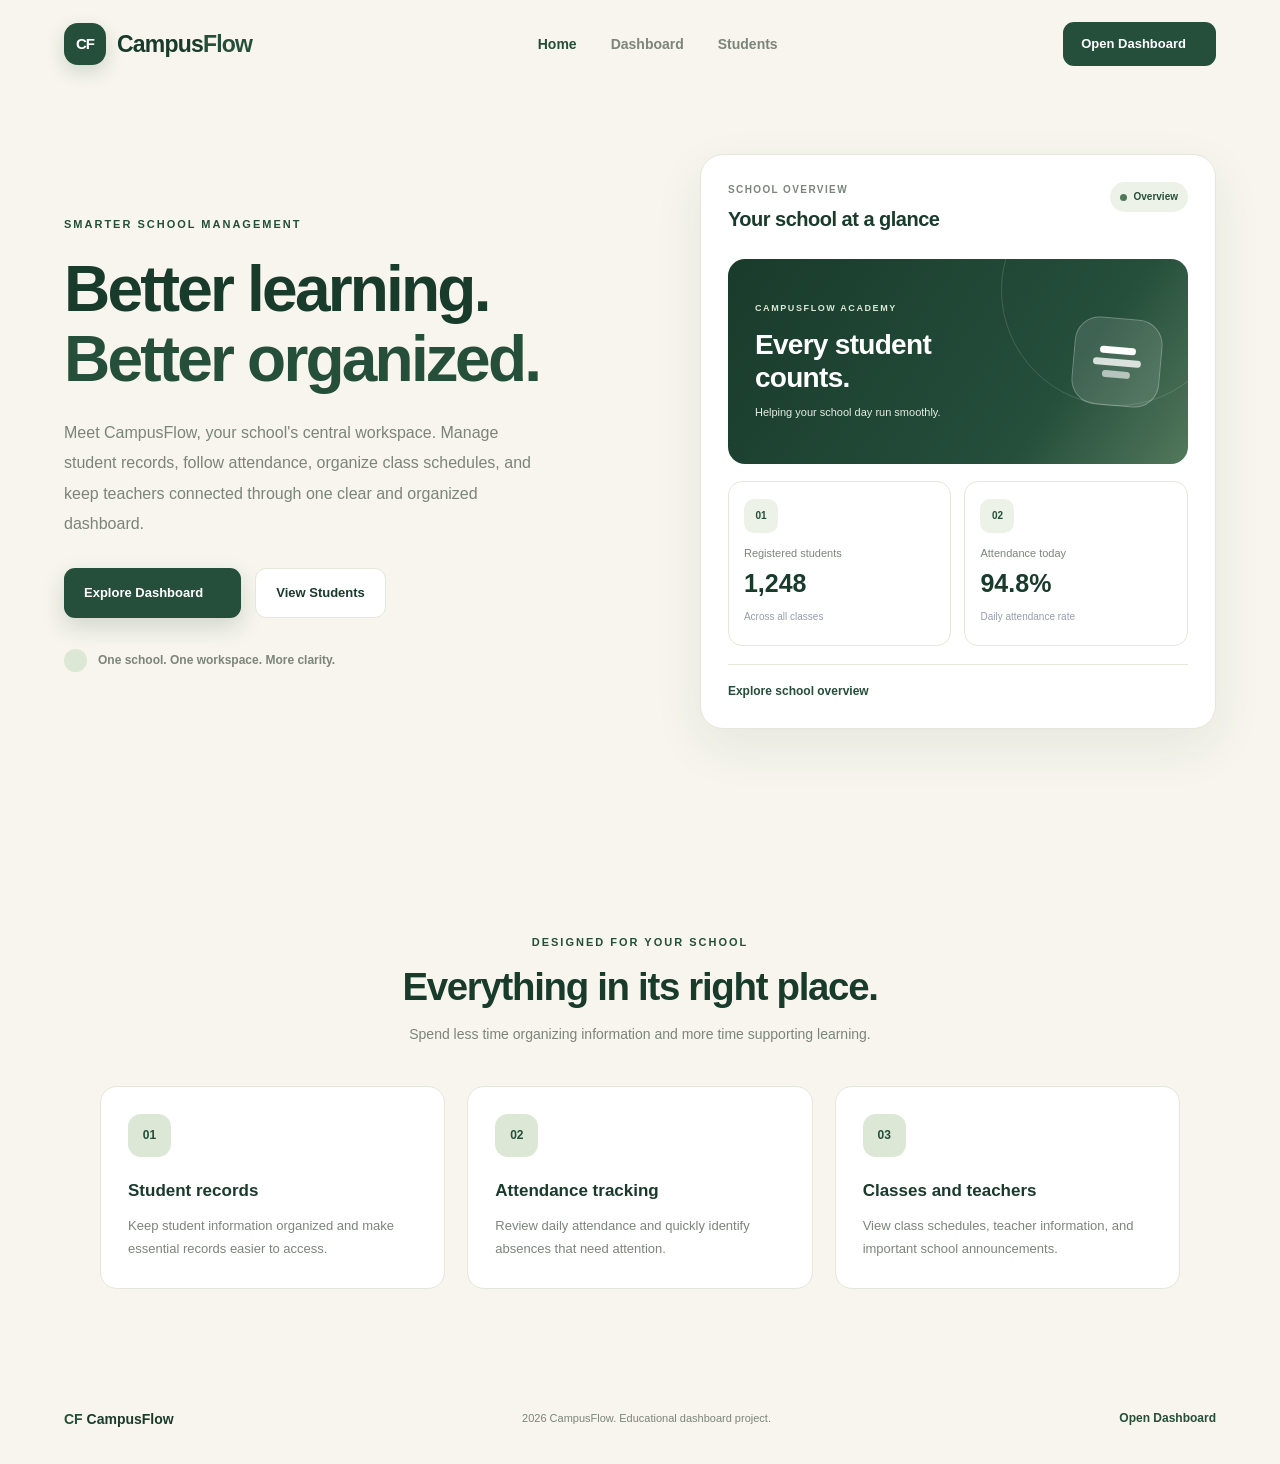
<file: index.html>
<!DOCTYPE html>
<html lang="en">
<head>
    <meta charset="UTF-8">
    <meta name="viewport" content="width=device-width, initial-scale=1.0">
    <meta name="description" content="CampusFlow school management system for students, teachers, classes, and attendance.">
    <title>CampusFlow | School Management</title>
    <link rel="stylesheet" href="style.css">
</head>

<body class="home-page">

    <header class="home-header">
        <a href="index.html" class="home-brand">
            <span class="brand-icon">CF</span>
            <span>Campus<span class="brand-light">Flow</span></span>
        </a>

        <nav class="home-nav">
            <a href="index.html" class="active">Home</a>
            <a href="dashboard.html">Dashboard</a>
            <a href="dashboard.html#students">Students</a>
        </nav>

        <a href="dashboard.html" class="header-button">
            Open Dashboard <span aria-hidden="true"></span>
        </a>
    </header>

    <main>
        <section class="home-content">

            <div class="welcome-text">
                <p class="welcome-label">SMARTER SCHOOL MANAGEMENT</p>

                <h1>
                    Better learning.<br>
                    <span>Better organized.</span>
                </h1>

                <p class="welcome-description">
                    Meet CampusFlow, your school's central workspace.
                    Manage student records, follow attendance, organize
                    class schedules, and keep teachers connected through
                    one clear and organized dashboard.
                </p>

                <div class="home-actions">
                    <a href="dashboard.html" class="dashboard-button">
                        Explore Dashboard <span aria-hidden="true"></span>
                    </a>

                    <a href="dashboard.html#students" class="secondary-button">
                        View Students
                    </a>
                </div>

                <div class="home-note">
                    <span class="note-check" aria-hidden="true"></span>
                    <span>One school. One workspace. More clarity.</span>
                </div>
            </div>

            <div class="welcome-card">

                <div class="card-top">
                    <div>
                        <p class="card-label">SCHOOL OVERVIEW</p>
                        <h2>Your school at a glance</h2>
                    </div>

                    <span class="live-indicator">
                        <span></span> Overview
                    </span>
                </div>

                <div class="school-highlight">
                    <div class="school-highlight-text">
                        <span class="highlight-label">CAMPUSFLOW ACADEMY</span>
                        <h3>Every student<br>counts.</h3>
                        <p>Helping your school day run smoothly.</p>
                    </div>

                    <div class="school-symbol" aria-hidden="true">
                        <span class="symbol-top"></span>
                        <span class="symbol-middle"></span>
                        <span class="symbol-bottom"></span>
                    </div>
                </div>

                <div class="preview-stats">
                    <div class="preview-box">
                        <span class="preview-icon blue" aria-hidden="true">01</span>
                        <p>Registered students</p>
                        <h3>1,248</h3>
                        <span class="preview-caption">Across all classes</span>
                    </div>

                    <div class="preview-box">
                        <span class="preview-icon green" aria-hidden="true">02</span>
                        <p>Attendance today</p>
                        <h3>94.8%</h3>
                        <span class="preview-caption">Daily attendance rate</span>
                    </div>
                </div>

                <a href="dashboard.html" class="preview-link">
                    Explore school overview <span aria-hidden="true"></span>
                </a>
            </div>

        </section>

        <section class="home-features">
            <div class="feature-heading">
                <p class="welcome-label">DESIGNED FOR YOUR SCHOOL</p>
                <h2>Everything in its right place.</h2>
                <p>Spend less time organizing information and more time supporting learning.</p>
            </div>

            <div class="feature-grid">
                <article class="feature-card">
                    <span class="feature-icon" aria-hidden="true">01</span>
                    <h3>Student records</h3>
                    <p>Keep student information organized and make essential records easier to access.</p>
                </article>

                <article class="feature-card">
                    <span class="feature-icon" aria-hidden="true">02</span>
                    <h3>Attendance tracking</h3>
                    <p>Review daily attendance and quickly identify absences that need attention.</p>
                </article>

                <article class="feature-card">
                    <span class="feature-icon" aria-hidden="true">03</span>
                    <h3>Classes and teachers</h3>
                    <p>View class schedules, teacher information, and important school announcements.</p>
                </article>
            </div>
        </section>
    </main>

    <footer class="home-footer">
        <a href="index.html" class="footer-brand">CF <span>CampusFlow</span></a>
        <p>2026 CampusFlow. Educational dashboard project.</p>
        <a href="dashboard.html">Open Dashboard <span aria-hidden="true"></span></a>
    </footer>

</body>
</html>
</file>
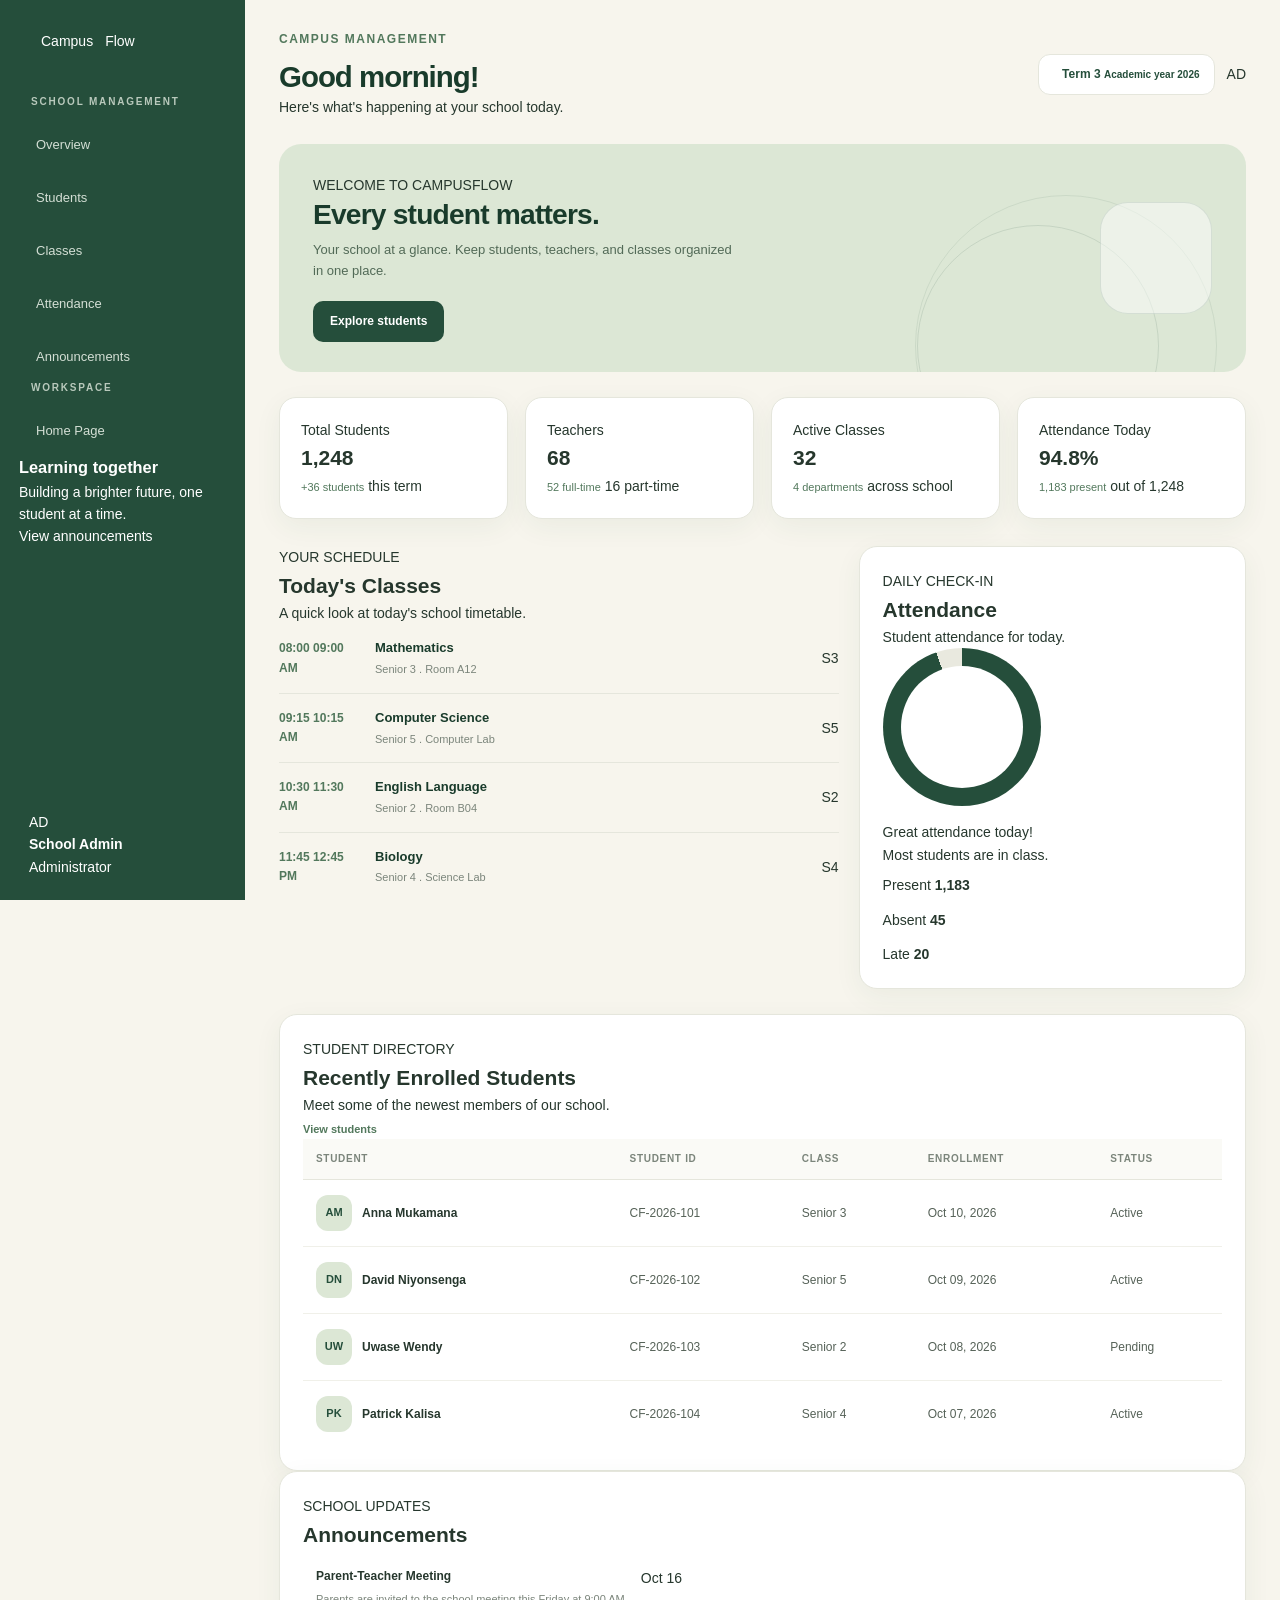
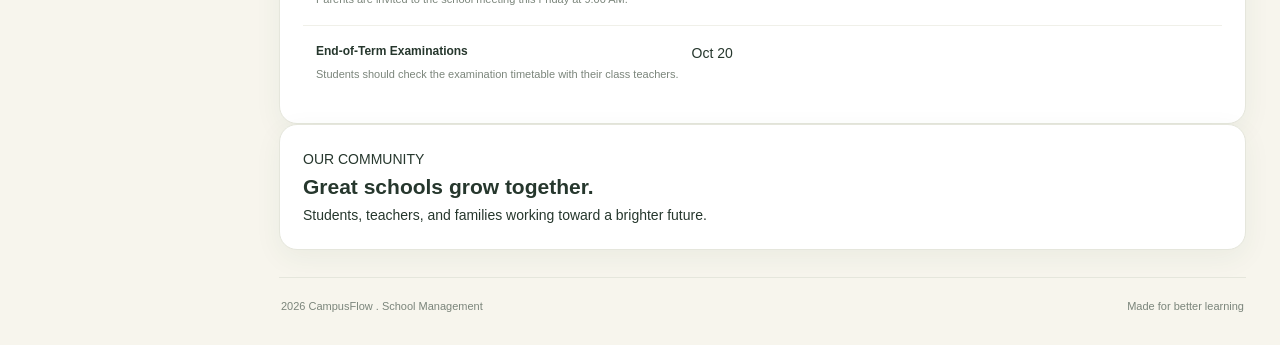
<file: dashboard.html>
<!DOCTYPE html>
<html lang="en">
<head>
    <meta charset="UTF-8">
    <meta name="viewport" content="width=device-width, initial-scale=1.0">
    <title>CampusFlow | School Dashboard</title>
    <link rel="stylesheet" href="dashboard.css">
</head>
<body class="dashboard-page">

    <div class="dashboard-layout">

        <aside class="sidebar">
            <a href="index.html" class="brand">
                <span class="brand-icon"></span>
                Campus<span class="brand-light">Flow</span>
            </a>

            <p class="sidebar-label">SCHOOL MANAGEMENT</p>

            <nav class="sidebar-nav">
                <a href="#overview" class="nav-link selected">
                    <span class="nav-icon"></span> Overview
                </a>
                <a href="#students" class="nav-link">
                    <span class="nav-icon"></span> Students
                </a>
                <a href="#classes" class="nav-link">
                    <span class="nav-icon"></span> Classes
                </a>
                <a href="#attendance" class="nav-link">
                    <span class="nav-icon"></span> Attendance
                </a>
                <a href="#announcements" class="nav-link">
                    <span class="nav-icon"></span> Announcements
                </a>
            </nav>

            
<p class="sidebar-label settings-label">WORKSPACE</p>

<nav class="sidebar-nav">
    <a href="index.html" class="nav-link">
        <span class="nav-icon"></span> Home Page
    </a>
</nav>


            <div class="sidebar-help">
                <div class="help-icon"></div>
                <h3>Learning together</h3>
                <p>Building a brighter future, one student at a time.</p>
                <a href="#announcements">View announcements </a>
            </div>

            <div class="sidebar-bottom">
                <div class="profile-avatar">AD</div>
                <div class="profile-info">
                    <strong>School Admin</strong>
                    <p>Administrator</p>
                </div>
                <span class="profile-menu"></span>
            </div>
        </aside>

        <main class="dashboard-main" id="overview">

            <header class="dashboard-header">
                <div class="welcome">
                    <p class="eyebrow">CAMPUS MANAGEMENT</p>
                    <h1>Good morning! <span class="wave"></span></h1>
                    <p class="welcome-text">
                        Here's what's happening at your school today.
                    </p>
                </div>

                <div class="header-actions">
                    <div class="school-term">
                        <span></span>
                        <div>
                            <strong>Term 3</strong>
                            <small>Academic year 2026</small>
                        </div>
                    </div>
                    <div class="header-avatar">AD</div>
                </div>
            </header>

            <section class="welcome-banner">
                <div>
                    <span class="banner-tag">WELCOME TO CAMPUSFLOW</span>
                    <h2>Every student matters.</h2>
                    <p>
                        Your school at a glance. Keep students, teachers,
                        and classes organized in one place.
                    </p>
                    <a href="#students" class="banner-button">
                        Explore students 
                    </a>
                </div>
                <div class="banner-art" aria-hidden="true">
                    <div class="art-circle circle-one"></div>
                    <div class="art-circle circle-two"></div>
                    <div class="book-emoji"></div>
                    <div class="star star-one"></div>
                    <div class="star star-two"></div>
                </div>
            </section>

            <section class="stats-grid" aria-label="School statistics">
                <article class="stat-card students-card">
                    <div class="stat-card-top">
                        <span class="stat-title">Total Students</span>
                        <span class="stat-icon purple-icon"></span>
                    </div>
                    <h2>1,248</h2>
                    <div class="stat-footer">
                        <span class="stat-change">+36 students</span>
                        <span class="stat-period">this term</span>
                    </div>
                </article>

                <article class="stat-card teachers-card">
                    <div class="stat-card-top">
                        <span class="stat-title">Teachers</span>
                        <span class="stat-icon green-icon"></span>
                    </div>
                    <h2>68</h2>
                    <div class="stat-footer">
                        <span class="stat-change">52 full-time</span>
                        <span class="stat-period">16 part-time</span>
                    </div>
                </article>

                <article class="stat-card classes-card">
                    <div class="stat-card-top">
                        <span class="stat-title">Active Classes</span>
                        <span class="stat-icon orange-icon"></span>
                    </div>
                    <h2>32</h2>
                    <div class="stat-footer">
                        <span class="stat-change">4 departments</span>
                        <span class="stat-period">across school</span>
                    </div>
                </article>

                <article class="stat-card attendance-card">
                    <div class="stat-card-top">
                        <span class="stat-title">Attendance Today</span>
                        <span class="stat-icon blue-icon"></span>
                    </div>
                    <h2>94.8%</h2>
                    <div class="stat-footer">
                        <span class="stat-change">1,183 present</span>
                        <span class="stat-period">out of 1,248</span>
                    </div>
                </article>
            </section>

            <div class="content-grid">

                <section class="dashboard-panel" id="classes">
                    <div class="panel-heading">
                        <div>
                            <p class="eyebrow">YOUR SCHEDULE</p>
                            <h2>Today's Classes</h2>
                            <p class="panel-description">
                                A quick look at today's school timetable.
                            </p>
                        </div>
                        <span class="section-emoji"></span>
                    </div>

                    <div class="schedule-list">
                        <article class="schedule-item schedule-purple">
                            <div class="schedule-time">
                                <strong>08:00</strong>
                                <span>09:00 AM</span>
                            </div>
                            <div class="schedule-details">
                                <h3>Mathematics</h3>
                                <p>Senior 3 . Room A12</p>
                            </div>
                            <span class="class-label label-purple">S3</span>
                        </article>

                        <article class="schedule-item schedule-green">
                            <div class="schedule-time">
                                <strong>09:15</strong>
                                <span>10:15 AM</span>
                            </div>
                            <div class="schedule-details">
                                <h3>Computer Science</h3>
                                <p>Senior 5 . Computer Lab</p>
                            </div>
                            <span class="class-label label-green">S5</span>
                        </article>

                        <article class="schedule-item schedule-orange">
                            <div class="schedule-time">
                                <strong>10:30</strong>
                                <span>11:30 AM</span>
                            </div>
                            <div class="schedule-details">
                                <h3>English Language</h3>
                                <p>Senior 2 . Room B04</p>
                            </div>
                            <span class="class-label label-orange">S2</span>
                        </article>

                        <article class="schedule-item schedule-blue">
                            <div class="schedule-time">
                                <strong>11:45</strong>
                                <span>12:45 PM</span>
                            </div>
                            <div class="schedule-details">
                                <h3>Biology</h3>
                                <p>Senior 4 . Science Lab</p>
                            </div>
                            <span class="class-label label-blue">S4</span>
                        </article>
                    </div>
                </section>

                <section class="dashboard-panel attendance-panel" id="attendance">
                    <div class="panel-heading">
                        <div>
                            <p class="eyebrow">DAILY CHECK-IN</p>
                            <h2>Attendance</h2>
                            <p class="panel-description">
                                Student attendance for today.
                            </p>
                        </div>
                        <span class="section-emoji"></span>
                    </div>

                    <div class="attendance-highlight">
                        <div class="attendance-ring">
                            <div class="ring-inner">
                                <strong>94.8%</strong>
                                <span>Present</span>
                            </div>
                        </div>
                        <p>Great attendance today!</p>
                        <span>Most students are in class.</span>
                    </div>

                    <div class="attendance-legend">
                        <div>
                            <span class="legend-square present-square"></span>
                            <span>Present</span>
                            <strong>1,183</strong>
                        </div>
                        <div>
                            <span class="legend-square absent-square"></span>
                            <span>Absent</span>
                            <strong>45</strong>
                        </div>
                        <div>
                            <span class="legend-square late-square"></span>
                            <span>Late</span>
                            <strong>20</strong>
                        </div>
                    </div>
                </section>

            </div>

            <section class="dashboard-panel students-panel" id="students">
                <div class="panel-heading">
                    <div>
                        <p class="eyebrow">STUDENT DIRECTORY</p>
                        <h2>Recently Enrolled Students</h2>
                        <p class="panel-description">
                            Meet some of the newest members of our school.
                        </p>
                    </div>
                    <a href="#students" class="view-all">
                        View students 
                    </a>
                </div>

                <div class="table-wrapper">
                    <table>
                        <thead>
                            <tr>
                                <th>STUDENT</th>
                                <th>STUDENT ID</th>
                                <th>CLASS</th>
                                <th>ENROLLMENT</th>
                                <th>STATUS</th>
                            </tr>
                        </thead>
                        <tbody>
                            <tr>
                                <td>
                                    <div class="user-cell">
                                        <span class="user-avatar avatar-pink">AM</span>
                                        <strong>Anna Mukamana</strong>
                                    </div>
                                </td>
                                <td>CF-2026-101</td>
                                <td><span class="role-badge">Senior 3</span></td>
                                <td>Oct 10, 2026</td>
                                <td><span class="status active-status"><span></span>Active</span></td>
                            </tr>
                            <tr>
                                <td>
                                    <div class="user-cell">
                                        <span class="user-avatar avatar-blue">DN</span>
                                        <strong>David Niyonsenga</strong>
                                    </div>
                                </td>
                                <td>CF-2026-102</td>
                                <td><span class="role-badge">Senior 5</span></td>
                                <td>Oct 09, 2026</td>
                                <td><span class="status active-status"><span></span>Active</span></td>
                            </tr>
                            <tr>
                                <td>
                                    <div class="user-cell">
                                        <span class="user-avatar avatar-yellow">UW</span>
                                        <strong>Uwase Wendy</strong>
                                    </div>
                                </td>
                                <td>CF-2026-103</td>
                                <td><span class="role-badge">Senior 2</span></td>
                                <td>Oct 08, 2026</td>
                                <td><span class="status pending-status"><span></span>Pending</span></td>
                            </tr>
                            <tr>
                                <td>
                                    <div class="user-cell">
                                        <span class="user-avatar avatar-green">PK</span>
                                        <strong>Patrick Kalisa</strong>
                                    </div>
                                </td>
                                <td>CF-2026-104</td>
                                <td><span class="role-badge">Senior 4</span></td>
                                <td>Oct 07, 2026</td>
                                <td><span class="status active-status"><span></span>Active</span></td>
                            </tr>
                        </tbody>
                    </table>
                </div>
            </section>

            <section class="dashboard-panel announcements-panel" id="announcements">
                <div class="panel-heading">
                    <div>
                        <p class="eyebrow">SCHOOL UPDATES</p>
                        <h2>Announcements</h2>
                    </div>
                </div>

                <div class="announcement-card">
                    <span class="announcement-icon announcement-purple"></span>
                    <div>
                        <h3>Parent-Teacher Meeting</h3>
                        <p>Parents are invited to the school meeting this Friday at 9:00 AM.</p>
                    </div>
                    <span class="announcement-date">Oct 16</span>
                </div>

                <div class="announcement-card">
                    <span class="announcement-icon announcement-orange"></span>
                    <div>
                        <h3>End-of-Term Examinations</h3>
                        <p>Students should check the examination timetable with their class teachers.</p>
                    </div>
                    <span class="announcement-date">Oct 20</span>
                </div>
            </section>

            <section class="dashboard-panel teachers-panel" id="teachers">
                <p class="eyebrow">OUR COMMUNITY</p>
                <h2>Great schools grow together.</h2>
                <p class="panel-description">
                    Students, teachers, and families working toward a brighter future.
                </p>
            </section>

            <footer class="dashboard-footer" id="settings">
                <span>2026 CampusFlow . School Management</span>
                <span>Made for better learning <span class="footer-heart"></span></span>
            </footer>

        </main>
    </div>
</body>
</html>
</file>
<file: style.css>
:root {
    --cream: #F7F5ED;
    --cream-dark: #EEECE1;
    --sage: #DCE7D5;
    --sage-light: #EDF2E8;
    --forest: #254E3B;
    --forest-dark: #193B2B;
    --green: #52785C;
    --gold: #C8AD70;

    --navy: var(--forest-dark);
    --navy-light: var(--forest);
    --purple: var(--forest);
    --purple-light: var(--sage-light);
    --teal: var(--green);
    --teal-light: var(--sage-light);
    --orange: var(--gold);
    --blue-light: var(--sage);

    --text: #26372D;
    --muted: #7B857B;
    --background: var(--cream);
    --white: #FFFFFF;
    --border: #E5E6DC;
    --shadow: 0 18px 50px rgba(37, 78, 59, 0.08);
}



* {
    margin: 0;
    padding: 0;
    box-sizing: border-box;
}

html {
    scroll-behavior: smooth;
}

body {
    font-family: "Segoe UI", Arial, sans-serif;
    color: var(--text);
    background: var(--background);
    line-height: 1.6;
}

a {
    color: inherit;
    text-decoration: none;
}

button,
a {
    -webkit-tap-highlight-color: transparent;
}

a:focus-visible {
    outline: 3px solid var(--teal);
    outline-offset: 4px;
}

/* Header */

.home-header {
    width: min(1180px, 90%);
    min-height: 88px;
    margin: 0 auto;
    display: flex;
    align-items: center;
    justify-content: space-between;
    gap: 28px;
}

.home-brand {
    display: inline-flex;
    align-items: center;
    gap: 11px;
    font-size: 23px;
    font-weight: 800;
    letter-spacing: -0.8px;
    color: var(--navy);
    white-space: nowrap;
}

.brand-icon {
    width: 42px;
    height: 42px;
    display: grid;
    place-items: center;
    border-radius: 14px;
    background: var(--purple);
    color: var(--white);
    font-size: 15px;
    letter-spacing: -1px;
    box-shadow: 0 7px 18px rgba(112, 87, 232, 0.25);
}

.brand-light {
    color: var(--purple);
}

.home-nav {
    display: flex;
    align-items: center;
    gap: 34px;
}

.home-nav a {
    color: var(--muted);
    font-size: 14px;
    font-weight: 600;
    transition: color 0.2s ease;
}

.home-nav a:hover,
.home-nav a.active {
    color: var(--purple);
}

.header-button {
    display: inline-flex;
    align-items: center;
    justify-content: center;
    gap: 12px;
    padding: 12px 18px;
    border-radius: 11px;
    background: var(--navy);
    color: var(--white);
    font-size: 13px;
    font-weight: 700;
    transition: background 0.2s ease, transform 0.2s ease;
}

.header-button:hover {
    background: var(--purple);
    transform: translateY(-2px);
}

/* Main introduction */

.home-content {
    width: min(1180px, 90%);
    min-height: 590px;
    margin: 18px auto 75px;
    display: grid;
    grid-template-columns: 1fr 0.92fr;
    align-items: center;
    gap: 75px;
    padding: 48px 0;
}

.welcome-text {
    max-width: 550px;
}

.welcome-label {
    display: inline-block;
    margin-bottom: 20px;
    color: var(--purple);
    font-size: 11px;
    font-weight: 800;
    letter-spacing: 2px;
}

.welcome-text h1 {
    margin-bottom: 23px;
    color: var(--navy);
    font-size: clamp(42px, 5vw, 65px);
    line-height: 1.1;
    letter-spacing: -2.8px;
}

.welcome-text h1 span {
    color: var(--purple);
}

.welcome-description {
    max-width: 490px;
    margin-bottom: 29px;
    color: var(--muted);
    font-size: 16px;
    line-height: 1.9;
}

.home-actions {
    display: flex;
    align-items: center;
    flex-wrap: wrap;
    gap: 14px;
}

.dashboard-button,
.secondary-button {
    min-height: 50px;
    display: inline-flex;
    align-items: center;
    justify-content: center;
    gap: 18px;
    padding: 13px 20px;
    border-radius: 11px;
    font-size: 13px;
    font-weight: 700;
    transition: transform 0.2s ease, background 0.2s ease;
}

.dashboard-button {
    background: var(--purple);
    color: var(--white);
    box-shadow: 0 9px 22px rgba(112, 87, 232, 0.22);
}

.dashboard-button:hover {
    background: #5c43d1;
    transform: translateY(-2px);
}

.secondary-button {
    border: 1px solid var(--border);
    background: var(--white);
    color: var(--navy);
}

.secondary-button:hover {
    border-color: var(--purple);
    color: var(--purple);
    transform: translateY(-2px);
}

.home-note {
    display: flex;
    align-items: center;
    gap: 11px;
    margin-top: 31px;
    color: var(--muted);
    font-size: 12px;
    font-weight: 600;
}

.note-check {
    width: 23px;
    height: 23px;
    display: grid;
    place-items: center;
    border-radius: 50%;
    background: var(--teal-light);
    color: var(--teal);
    font-size: 13px;
    font-weight: 800;
}

/* School overview card */

.welcome-card {
    position: relative;
    overflow: hidden;
    padding: 27px;
    border: 1px solid rgba(233, 235, 243, 0.8);
    border-radius: 23px;
    background: var(--white);
    box-shadow: var(--shadow);
}

.card-top {
    display: flex;
    align-items: flex-start;
    justify-content: space-between;
    gap: 14px;
    margin-bottom: 24px;
}

.card-label {
    margin-bottom: 5px;
    color: var(--muted);
    font-size: 10px;
    font-weight: 800;
    letter-spacing: 1.4px;
}

.card-top h2 {
    color: var(--navy);
    font-size: 20px;
    letter-spacing: -0.5px;
}

.live-indicator {
    display: inline-flex;
    align-items: center;
    gap: 7px;
    padding: 7px 10px;
    border-radius: 20px;
    background: var(--teal-light);
    color: #168675;
    font-size: 10px;
    font-weight: 800;
    white-space: nowrap;
}

.live-indicator > span {
    width: 7px;
    height: 7px;
    border-radius: 50%;
    background: var(--teal);
}

/* Decorative school highlight */

.school-highlight {
    position: relative;
    overflow: hidden;
    min-height: 205px;
    display: flex;
    align-items: center;
    justify-content: space-between;
    gap: 12px;
    padding: 27px;
    border-radius: 17px;
    background: linear-gradient(125deg, #292858, #5946b8 70%, #7968e8);
    color: var(--white);
}

.school-highlight::after {
    position: absolute;
    top: -85px;
    right: -45px;
    width: 230px;
    height: 230px;
    border: 1px solid rgba(255, 255, 255, 0.14);
    border-radius: 50%;
    content: "";
}

.school-highlight-text {
    position: relative;
    z-index: 1;
}

.highlight-label {
    display: block;
    margin-bottom: 12px;
    color: #c9c4ff;
    font-size: 9px;
    font-weight: 800;
    letter-spacing: 1.6px;
}

.school-highlight h3 {
    margin-bottom: 9px;
    font-size: 28px;
    line-height: 1.2;
    letter-spacing: -0.7px;
}

.school-highlight p {
    max-width: 220px;
    color: #e1ddff;
    font-size: 11px;
}

.school-symbol {
    position: relative;
    z-index: 1;
    width: 88px;
    min-width: 88px;
    height: 88px;
    display: flex;
    flex-direction: column;
    align-items: center;
    justify-content: center;
    gap: 5px;
    border: 1px solid rgba(255, 255, 255, 0.25);
    border-radius: 25px;
    background: rgba(255, 255, 255, 0.12);
    transform: rotate(5deg);
}

.school-symbol span {
    display: block;
    height: 7px;
    border-radius: 5px;
    background: #ffffff;
}

.symbol-top {
    width: 36px;
}

.symbol-middle {
    width: 48px;
    opacity: 0.8;
}

.symbol-bottom {
    width: 28px;
    opacity: 0.6;
}

/* Preview statistics */

.preview-stats {
    display: grid;
    grid-template-columns: repeat(2, minmax(0, 1fr));
    gap: 13px;
    margin-top: 17px;
}

.preview-box {
    min-width: 0;
    padding: 17px 15px;
    border: 1px solid var(--border);
    border-radius: 14px;
    background: #ffffff;
}

.preview-icon {
    width: 34px;
    height: 34px;
    display: grid;
    place-items: center;
    margin-bottom: 12px;
    border-radius: 10px;
    font-size: 10px;
    font-weight: 800;
}

.preview-icon.blue {
    background: var(--blue-light);
    color: #4267cf;
}

.preview-icon.green {
    background: var(--teal-light);
    color: #138975;
}

.preview-box p {
    margin-bottom: 4px;
    color: var(--muted);
    font-size: 11px;
}

.preview-box h3 {
    margin-bottom: 3px;
    color: var(--navy);
    font-size: 25px;
    line-height: 1.3;
}

.preview-caption {
    color: #969db0;
    font-size: 10px;
}

.preview-link {
    display: flex;
    align-items: center;
    justify-content: space-between;
    gap: 10px;
    margin-top: 18px;
    padding-top: 17px;
    border-top: 1px solid var(--border);
    color: var(--purple);
    font-size: 12px;
    font-weight: 800;
}

.preview-link span {
    font-size: 18px;
    transition: transform 0.2s ease;
}

.preview-link:hover span {
    transform: translateX(4px);
}

/* Features section */

.home-features {
    padding: 76px 5% 85px;
    background: #ffffff;
}

.feature-heading {
    max-width: 600px;
    margin: 0 auto 40px;
    text-align: center;
}

.feature-heading .welcome-label {
    margin-bottom: 12px;
}

.feature-heading h2 {
    margin-bottom: 12px;
    color: var(--navy);
    font-size: clamp(28px, 3vw, 39px);
    line-height: 1.25;
    letter-spacing: -1.3px;
}

.feature-heading > p:last-child {
    color: var(--muted);
    font-size: 14px;
}

.feature-grid {
    width: min(1080px, 100%);
    display: grid;
    grid-template-columns: repeat(3, minmax(0, 1fr));
    gap: 22px;
    margin: 0 auto;
}

.feature-card {
    padding: 27px;
    border: 1px solid var(--border);
    border-radius: 17px;
    background: var(--white);
    transition: transform 0.2s ease, box-shadow 0.2s ease;
}

.feature-card:hover {
    transform: translateY(-5px);
    box-shadow: var(--shadow);
}

.feature-icon {
    width: 43px;
    height: 43px;
    display: grid;
    place-items: center;
    margin-bottom: 20px;
    border-radius: 13px;
    background: var(--purple-light);
    color: var(--purple);
    font-size: 12px;
    font-weight: 800;
}

.feature-card:nth-child(2) .feature-icon {
    background: var(--teal-light);
    color: var(--teal);
}

.feature-card:nth-child(3) .feature-icon {
    background: #fff0df;
    color: #c7792d;
}

.feature-card h3 {
    margin-bottom: 10px;
    color: var(--navy);
    font-size: 17px;
}

.feature-card p {
    color: var(--muted);
    font-size: 13px;
    line-height: 1.8;
}

/* Footer */

.home-footer {
    width: min(1180px, 90%);
    min-height: 90px;
    display: flex;
    align-items: center;
    justify-content: space-between;
    gap: 20px;
    margin: 0 auto;
    padding: 23px 0;
}

.footer-brand {
    color: var(--purple);
    font-size: 14px;
    font-weight: 900;
    white-space: nowrap;
}

.footer-brand span {
    color: var(--navy);
}

.home-footer p {
    color: var(--muted);
    font-size: 11px;
    text-align: center;
}

.home-footer > a:last-child {
    color: var(--purple);
    font-size: 12px;
    font-weight: 800;
    white-space: nowrap;
}

.home-footer > a:last-child:hover {
    color: var(--teal);
}


@media (max-width: 950px) {
    .home-header {
        flex-wrap: wrap;
        padding: 18px 0;
    }

    .home-content {
        grid-template-columns: 1fr 0.9fr;
        gap: 30px;
    }

    .welcome-text h1 {
        font-size: 48px;
    }

    .welcome-card {
        padding: 19px;
    }

    .school-highlight {
        padding: 20px;
    }

    .school-symbol {
        width: 65px;
        min-width: 65px;
        height: 65px;
    }

    .feature-grid {
        gap: 15px;
    }

    .feature-card {
        padding: 21px;
    }
}

@media (max-width: 700px) {
    .home-header {
        width: 90%;
        justify-content: space-between;
        gap: 15px;
    }

    .home-brand {
        font-size: 21px;
    }

    .home-nav {
        order: 3;
        width: 100%;
        justify-content: space-between;
        gap: 12px;
        padding-top: 13px;
        border-top: 1px solid var(--border);
    }

    .home-nav a {
        font-size: 12px;
    }

    .header-button {
        padding: 10px 12px;
        font-size: 11px;
    }

    .home-content {
        width: 90%;
        grid-template-columns: 1fr;
        gap: 38px;
        margin-top: 15px;
        padding: 35px 0 50px;
    }

    .welcome-text {
        max-width: none;
    }

    .welcome-text h1 {
        font-size: clamp(42px, 10vw, 57px);
    }

    .welcome-description {
        font-size: 14px;
    }

    .welcome-card {
        width: 100%;
        max-width: 480px;
        margin: 0 auto;
    }

    .home-features {
        padding: 55px 5%;
    }

    .feature-grid {
        grid-template-columns: 1fr;
        max-width: 480px;
    }

    .feature-card {
        padding: 24px;
    }

    .home-footer {
        flex-direction: column;
        justify-content: center;
        gap: 12px;
        padding: 25px 0;
    }
}

@media (max-width: 390px) {
    .header-button {
        gap: 5px;
        padding: 9px;
    }

    .home-brand {
        gap: 7px;
        font-size: 18px;
    }

    .brand-icon {
        width: 36px;
        height: 36px;
    }

    .welcome-text h1 {
        letter-spacing: -1.8px;
    }

    .home-actions {
        align-items: stretch;
        flex-direction: column;
    }

    .dashboard-button,
    .secondary-button {
        width: 100%;
    }

    .card-top h2 {
        font-size: 17px;
    }

    .live-indicator {
        padding: 6px 8px;
        font-size: 9px;
    }

    .school-highlight {
        padding: 17px;
    }

    .school-highlight h3 {
        font-size: 24px;
    }

    .school-symbol {
        width: 48px;
        min-width: 48px;
        height: 55px;
        border-radius: 14px;
    }

    .preview-stats {
        gap: 9px;
    }

    .preview-box {
        padding: 13px 10px;
    }

    .preview-box h3 {
        font-size: 22px;
    }
}

/* CampusFlow cream and sage theme */

body {
    background: var(--cream);
    color: var(--text);
}

.brand-icon {
    background: var(--forest);
    color: var(--white);
    box-shadow: 0 7px 18px rgba(37, 78, 59, 0.18);
}

.brand-light,
.home-nav a:hover,
.home-nav a.active {
    color: var(--forest);
}

.header-button {
    background: var(--forest);
}

.header-button:hover {
    background: var(--forest-dark);
}

.dashboard-button {
    background: var(--forest);
    box-shadow: 0 9px 22px rgba(37, 78, 59, 0.18);
}

.dashboard-button:hover {
    background: var(--forest-dark);
}

.secondary-button:hover {
    border-color: var(--green);
    color: var(--forest);
}

.note-check {
    background: var(--sage);
    color: var(--forest);
}

.welcome-card {
    background: var(--white);
    border-color: var(--border);
}

.school-highlight {
    background: linear-gradient(
        125deg,
        var(--forest-dark),
        var(--forest) 70%,
        var(--green)
    );
    color: var(--white);
}

.highlight-label {
    color: var(--sage);
}

.school-highlight p {
    color: #E5EDE4;
}

.school-symbol {
    border-color: rgba(255, 255, 255, 0.25);
    background: rgba(255, 255, 255, 0.12);
}

.preview-icon.blue,
.preview-icon.green {
    background: var(--sage-light);
    color: var(--forest);
}

.preview-link,
.footer-brand,
.home-footer > a:last-child {
    color: var(--forest);
}

.preview-link:hover,
.home-footer > a:last-child:hover {
    color: var(--green);
}

.home-features {
    background: var(--cream);
}

.feature-card {
    background: var(--white);
    border-color: var(--border);
}

.feature-icon,
.feature-card:nth-child(2) .feature-icon,
.feature-card:nth-child(3) .feature-icon {
    background: var(--sage);
    color: var(--forest);
}

.live-indicator {
    background: var(--sage-light);
    color: var(--forest);
}

.live-indicator > span {
    background: var(--green);
}

a:focus-visible,
button:focus-visible {
    outline: 3px solid var(--gold);
    outline-offset: 4px;
}
</file>
<file: dashboard.css>
:root {
  --cream: #f7f5ed;
  --cream-dark: #eeece1;
  --sage: #dce7d5;
  --sage-light: #edf2e8;
  --forest: #254e3b;
  --forest-dark: #193b2b;
  --green: #52785c;
  --gold: #c8ad70;
  --white: #ffffff;
  --text: #26372d;
  --muted: #7b857b;
  --border: #e5e6dc;
  --red: #b65e50;
  --shadow: 0 8px 28px rgba(37, 78, 59, 0.06);
}

* {
  box-sizing: border-box;
  margin: 0;
  padding: 0;
}

html {
  scroll-behavior: smooth;
  scroll-padding-top: 24px;
}

body {
  background: var(--cream);
  color: var(--text);
  font-family: "Segoe UI", Arial, sans-serif;
  font-size: 14px;
  line-height: 1.6;
}

a {
  color: inherit;
  text-decoration: none;
}

button,
input,
select {
  font: inherit;
}

button {
  cursor: pointer;
}


.dashboard-layout {
  display: grid;
  grid-template-columns: 245px minmax(0, 1fr);
  min-height: 100vh;
}


.sidebar {
  position: sticky;
  top: 0;
  display: flex;
  flex-direction: column;
  min-height: 100vh;
  height: 100vh;
  padding: 30px 19px 22px;
  background: var(--forest);
  color: var(--white);
  overflow-y: auto;
}

.brand {
  display: flex;
  align-items: center;
  gap: 12px;
  padding: 0 10px;
  margin-bottom: 42px;
}

.brand-mark {
  display: grid;
  place-items: center;
  width: 42px;
  height: 42px;
  flex-shrink: 0;
  border-radius: 14px;
  background: var(--sage);
  color: var(--forest);
  font-size: 13px;
  font-weight: 800;
  letter-spacing: 1px;
}

.brand-name {
  font-size: 20px;
  font-weight: 750;
  letter-spacing: -0.7px;
}

.sidebar-label {
  margin: 0 12px 12px;
  color: #b9c9bc;
  font-size: 10px;
  font-weight: 700;
  letter-spacing: 1.8px;
  text-transform: uppercase;
}

.sidebar nav {
  display: grid;
  gap: 7px;
}

.sidebar nav a {
  display: flex;
  align-items: center;
  gap: 13px;
  min-height: 46px;
  padding: 11px 13px;
  border: 1px solid transparent;
  border-radius: 12px;
  color: #d4dfd5;
  font-size: 13px;
  transition: background 0.2s ease, color 0.2s ease;
}

.sidebar nav a:hover,
.sidebar nav a.active {
  background: #37644b;
  color: var(--white);
}

.sidebar nav a.active {
  border-color: rgba(255, 255, 255, 0.12);
  font-weight: 700;
}

.nav-icon {
  display: grid;
  place-items: center;
  width: 28px;
  height: 28px;
  flex-shrink: 0;
  border-radius: 9px;
  background: rgba(255, 255, 255, 0.09);
  color: #e2ebdf;
  font-size: 9px;
  font-weight: 800;
  letter-spacing: 0.3px;
}

.sidebar-bottom {
  margin-top: auto;
  padding: 20px 10px 0;
}

.sidebar-note {
  padding: 17px;
  border: 1px solid rgba(255, 255, 255, 0.13);
  border-radius: 16px;
  background: rgba(255, 255, 255, 0.06);
}

.sidebar-note p {
  color: #d4dfd5;
  font-size: 12px;
}

.sidebar-note strong {
  display: block;
  margin-bottom: 5px;
  color: var(--white);
  font-size: 13px;
}

/* MAIN CONTENT */

.dashboard-main {
  min-width: 0;
  padding: 30px 34px 24px;
}

.topbar,
.dashboard-header {
  display: flex;
  align-items: center;
  justify-content: space-between;
  gap: 20px;
  margin-bottom: 26px;
}

.header-copy h1,
.dashboard-main h1 {
  color: var(--forest-dark);
  font-size: clamp(23px, 2.3vw, 31px);
  font-weight: 750;
  letter-spacing: -1px;
  line-height: 1.25;
}

.header-copy p,
.dashboard-subtitle {
  margin-top: 7px;
  color: var(--muted);
  font-size: 13px;
}

.header-actions {
  display: flex;
  align-items: center;
  gap: 12px;
}

.school-term {
  display: flex;
  align-items: center;
  gap: 9px;
  padding: 10px 14px;
  border: 1px solid var(--border);
  border-radius: 12px;
  background: var(--white);
  color: var(--forest);
  font-size: 12px;
  font-weight: 700;
}

.school-term span {
  color: var(--green);
  font-weight: 800;
}


.welcome-banner {
  position: relative;
  display: flex;
  align-items: center;
  justify-content: space-between;
  gap: 24px;
  min-height: 185px;
  margin-bottom: 25px;
  padding: 30px 34px;
  overflow: hidden;
  border-radius: 22px;
  background: var(--sage);
}

.welcome-banner::after {
  position: absolute;
  right: 9%;
  bottom: -95px;
  width: 240px;
  height: 240px;
  border: 1px solid rgba(37, 78, 59, 0.12);
  border-radius: 50%;
  content: "";
}

.welcome-banner::before {
  position: absolute;
  right: 3%;
  bottom: -125px;
  width: 300px;
  height: 300px;
  border: 1px solid rgba(37, 78, 59, 0.09);
  border-radius: 50%;
  content: "";
}

.banner-content {
  position: relative;
  z-index: 1;
  max-width: 510px;
}

.banner-label {
  display: inline-block;
  margin-bottom: 10px;
  color: var(--green);
  font-size: 10px;
  font-weight: 800;
  letter-spacing: 1.8px;
  text-transform: uppercase;
}

.welcome-banner h2 {
  margin-bottom: 8px;
  color: var(--forest-dark);
  font-size: clamp(23px, 2.2vw, 30px);
  font-weight: 750;
  letter-spacing: -0.8px;
  line-height: 1.25;
}

.welcome-banner p {
  max-width: 420px;
  color: #526a57;
  font-size: 13px;
}

.banner-button {
  display: inline-flex;
  align-items: center;
  justify-content: center;
  margin-top: 19px;
  padding: 11px 17px;
  border: 0;
  border-radius: 10px;
  background: var(--forest);
  color: var(--white);
  font-size: 12px;
  font-weight: 700;
  transition: background 0.2s ease, transform 0.2s ease;
}

.banner-button:hover {
  transform: translateY(-2px);
  background: var(--forest-dark);
}

.book-emoji {
  position: relative;
  z-index: 1;
  display: grid;
  place-items: center;
  width: 112px;
  height: 112px;
  flex-shrink: 0;
  border: 1px solid rgba(37, 78, 59, 0.12);
  border-radius: 28px;
  background: rgba(255, 255, 255, 0.48);
  color: var(--forest);
  font-size: 17px;
  font-weight: 800;
  letter-spacing: 2px;
}

/* STATISTICS GRID */

.stats-grid,
.stat-grid {
  display: grid;
  grid-template-columns: repeat(4, minmax(0, 1fr));
  gap: 17px;
  margin-bottom: 27px;
}

.stat-card {
  min-width: 0;
  padding: 21px;
  border: 1px solid var(--border);
  border-radius: 17px;
  background: var(--white);
  box-shadow: var(--shadow);
  transition: transform 0.2s ease, box-shadow 0.2s ease;
}

.stat-card:hover {
  transform: translateY(-3px);
  box-shadow: 0 12px 28px rgba(37, 78, 59, 0.1);
}

.stat-top {
  display: flex;
  align-items: center;
  justify-content: space-between;
  gap: 10px;
  margin-bottom: 17px;
}

.stat-label {
  color: var(--muted);
  font-size: 12px;
  font-weight: 600;
}

.stat-icon {
  display: grid;
  place-items: center;
  width: 37px;
  height: 37px;
  flex-shrink: 0;
  border-radius: 12px;
  background: var(--sage-light);
  color: var(--forest);
  font-size: 12px;
  font-weight: 800;
}

.stat-card h3 {
  color: var(--forest-dark);
  font-size: clamp(23px, 2vw, 29px);
  font-weight: 750;
  letter-spacing: -0.8px;
  line-height: 1.2;
}

.stat-change {
  margin-top: 9px;
  color: var(--green);
  font-size: 11px;
}


.content-grid {
  display: grid;
  grid-template-columns: minmax(0, 1.3fr) minmax(280px, 0.9fr);
  gap: 20px;
  align-items: stretch;
  margin-bottom: 25px;
}

.panel,
.section-panel,
.schedule-panel,
.attendance-panel,
.students-panel,
.announcements-panel,
.teachers-panel {
  min-width: 0;
  padding: 23px;
  border: 1px solid var(--border);
  border-radius: 18px;
  background: var(--white);
  box-shadow: var(--shadow);
  scroll-margin-top: 24px;
}

.panel-header,
.section-header {
  display: flex;
  align-items: flex-start;
  justify-content: space-between;
  gap: 14px;
  margin-bottom: 21px;
}

.panel-header h2,
.section-header h2,
.panel h2,
.section-panel h2 {
  color: var(--forest-dark);
  font-size: 16px;
  font-weight: 750;
  letter-spacing: -0.3px;
}

.panel-header p,
.section-header p {
  margin-top: 4px;
  color: var(--muted);
  font-size: 11px;
}

.section-emoji {
  display: grid;
  place-items: center;
  width: 36px;
  height: 36px;
  flex-shrink: 0;
  border-radius: 11px;
  background: var(--sage-light);
  color: var(--forest);
  font-size: 10px;
  font-weight: 800;
}


.schedule-list {
  display: grid;
  gap: 0;
}

.schedule-item,
.schedule-row {
  display: flex;
  align-items: center;
  gap: 14px;
  padding: 14px 0;
  border-bottom: 1px solid var(--border);
}

.schedule-item:last-child,
.schedule-row:last-child {
  border-bottom: none;
}

.schedule-time {
  width: 82px;
  flex-shrink: 0;
  color: var(--green);
  font-size: 12px;
  font-weight: 700;
}

.schedule-color {
  display: none;
}

.schedule-details {
  flex: 1;
  min-width: 0;
}

.schedule-details h3,
.schedule-details strong {
  color: var(--forest-dark);
  font-size: 13px;
  font-weight: 700;
}

.schedule-details p {
  margin-top: 2px;
  color: var(--muted);
  font-size: 11px;
}

.schedule-badge {
  padding: 4px 9px;
  border-radius: 7px;
  background: var(--sage-light);
  color: var(--forest);
  font-size: 10px;
  font-weight: 700;
  white-space: nowrap;
}


.attendance-summary {
  display: flex;
  flex-direction: column;
  align-items: center;
  padding: 5px 0 19px;
}

.attendance-ring {
  display: grid;
  place-items: center;
  width: 158px;
  height: 158px;
  margin-bottom: 15px;
  border-radius: 50%;
  background: conic-gradient(
    var(--forest) 0deg 341deg,
    #e9e9df 341deg 360deg
  );
  position: relative;
}

.attendance-ring::before {
  position: absolute;
  width: 122px;
  height: 122px;
  border-radius: 50%;
  background: var(--white);
  content: "";
}

.attendance-ring-content {
  position: relative;
  z-index: 1;
  text-align: center;
}

.attendance-ring-content strong {
  display: block;
  color: var(--forest-dark);
  font-size: 27px;
  font-weight: 800;
  letter-spacing: -1px;
}

.attendance-ring-content span {
  color: var(--muted);
  font-size: 10px;
}

.attendance-summary > p {
  color: var(--muted);
  font-size: 12px;
  text-align: center;
}

.attendance-legend,
.attendance-legend-list {
  display: grid;
  gap: 12px;
  margin-top: 8px;
}

.legend-item,
.attendance-legend-item {
  display: flex;
  align-items: center;
  justify-content: space-between;
  gap: 12px;
  padding-top: 11px;
  border-top: 1px solid #f0f0e9;
}

.legend-label,
.legend-name {
  display: flex;
  align-items: center;
  gap: 9px;
  color: var(--muted);
  font-size: 12px;
}

.legend-dot {
  width: 9px;
  height: 9px;
  flex-shrink: 0;
  border-radius: 50%;
  background: var(--forest);
}

.legend-item:nth-child(2) .legend-dot {
  background: var(--gold);
}

.legend-item:nth-child(3) .legend-dot {
  background: #d7d9d0;
}

.legend-item strong,
.attendance-legend-item strong {
  color: var(--text);
  font-size: 12px;
}

/* TABLES AND STUDENTS */

.table-wrap {
  width: 100%;
  overflow-x: auto;
}

table {
  width: 100%;
  border-collapse: collapse;
  text-align: left;
}

thead th {
  padding: 12px 13px;
  border-bottom: 1px solid var(--border);
  background: #fafaf6;
  color: var(--muted);
  font-size: 10px;
  font-weight: 800;
  letter-spacing: 0.7px;
  text-transform: uppercase;
  white-space: nowrap;
}

tbody td {
  padding: 15px 13px;
  border-bottom: 1px solid #f0f0e9;
  color: #566258;
  font-size: 12px;
  white-space: nowrap;
}

tbody tr:last-child td {
  border-bottom: 0;
}

tbody tr:hover {
  background: #fbfcf8;
}

.user-cell {
  display: flex;
  align-items: center;
  gap: 10px;
}

.user-avatar,
.teacher-avatar {
  display: grid;
  place-items: center;
  width: 36px;
  height: 36px;
  flex-shrink: 0;
  border-radius: 12px;
  background: var(--sage);
  color: var(--forest);
  font-size: 11px;
  font-weight: 800;
}

.user-cell strong {
  display: block;
  color: var(--text);
  font-size: 12px;
  font-weight: 700;
}

.user-cell small {
  display: block;
  margin-top: 2px;
  color: var(--muted);
  font-size: 10px;
}

.status-badge {
  display: inline-flex;
  align-items: center;
  padding: 5px 9px;
  border-radius: 20px;
  background: var(--sage-light);
  color: var(--forest);
  font-size: 10px;
  font-weight: 700;
}

.status-badge.absent,
.status-badge.inactive {
  background: #f7e9e5;
  color: var(--red);
}

.status-badge.late,
.status-badge.pending {
  background: #f4eedf;
  color: #8a7138;
}

/* ANNOUNCEMENTS */

.announcement-list {
  display: grid;
  gap: 0;
}

.announcement-card {
  display: flex;
  align-items: flex-start;
  gap: 13px;
  padding: 16px 0;
  border-bottom: 1px solid #f0f0e9;
}

.announcement-card:last-child {
  border-bottom: 0;
}

.announcement-mark {
  display: grid;
  place-items: center;
  width: 38px;
  height: 38px;
  flex-shrink: 0;
  border-radius: 12px;
  background: var(--sage-light);
  color: var(--forest);
  font-size: 10px;
  font-weight: 800;
}

.announcement-card h3 {
  color: var(--text);
  font-size: 12px;
  font-weight: 700;
}

.announcement-card p {
  margin-top: 5px;
  color: var(--muted);
  font-size: 11px;
}

.announcement-card small {
  display: block;
  margin-top: 7px;
  color: var(--green);
  font-size: 10px;
  font-weight: 600;
}


.teachers-grid {
  display: grid;
  grid-template-columns: repeat(3, minmax(0, 1fr));
  gap: 14px;
}

.teacher-card {
  min-width: 0;
  padding: 18px 13px;
  border: 1px solid var(--border);
  border-radius: 15px;
  background: #fdfdf9;
  text-align: center;
  transition: border-color 0.2s ease, transform 0.2s ease;
}

.teacher-card:hover {
  transform: translateY(-2px);
  border-color: #b8cbb5;
}

.teacher-avatar {
  width: 48px;
  height: 48px;
  margin: 0 auto 12px;
  border-radius: 16px;
  font-size: 13px;
}

.teacher-card h3 {
  color: var(--text);
  font-size: 12px;
  font-weight: 750;
}

.teacher-card p {
  margin-top: 4px;
  color: var(--muted);
  font-size: 11px;
}


.view-all,
.text-link {
  display: inline-flex;
  align-items: center;
  gap: 5px;
  color: var(--green);
  font-size: 11px;
  font-weight: 750;
  white-space: nowrap;
}

.view-all:hover,
.text-link:hover {
  color: var(--forest-dark);
}


.dashboard-footer,
footer {
  display: flex;
  align-items: center;
  justify-content: space-between;
  gap: 15px;
  margin-top: 27px;
  padding: 20px 2px 5px;
  border-top: 1px solid var(--border);
  color: var(--muted);
  font-size: 11px;
}

.dashboard-footer a,
footer a {
  color: var(--forest);
  font-weight: 700;
}


@media (max-width: 1100px) {
  .dashboard-layout {
    grid-template-columns: 210px minmax(0, 1fr);
  }

  .sidebar {
    padding-right: 13px;
    padding-left: 13px;
  }

  .dashboard-main {
    padding: 25px 22px;
  }

  .stats-grid,
  .stat-grid {
    grid-template-columns: repeat(2, minmax(0, 1fr));
  }

  .content-grid {
    grid-template-columns: minmax(0, 1fr);
  }
}


@media (max-width: 700px) {
  .dashboard-layout {
    grid-template-columns: 1fr;
  }

  .sidebar {
    position: relative;
    width: 100%;
    height: auto;
    min-height: 0;
    padding: 17px;
    overflow: visible;
  }

  .brand {
    margin-bottom: 17px;
  }

  .sidebar-label,
  .sidebar-bottom {
    display: none;
  }

  .sidebar nav {
    display: flex;
    gap: 7px;
    padding-bottom: 4px;
    overflow-x: auto;
  }

  .sidebar nav a {
    min-height: 40px;
    flex-shrink: 0;
    padding: 7px 10px;
    font-size: 11px;
  }

.nav-icon {
  display: none;
}

  .dashboard-main {
    padding: 22px 16px;
  }

  .topbar,
  .dashboard-header {
    align-items: flex-start;
    flex-direction: column;
    gap: 14px;
  }

  .header-actions {
    width: 100%;
  }

  .welcome-banner {
    min-height: 0;
    padding: 25px 22px;
  }

  .welcome-banner h2 {
    font-size: 23px;
  }

  .book-emoji {
    width: 64px;
    height: 64px;
    border-radius: 18px;
    font-size: 11px;
  }

  .stats-grid,
  .stat-grid {
    gap: 12px;
  }

  .stat-card {
    padding: 16px;
  }

  .stat-top {
    align-items: flex-start;
  }

  .stat-label {
    font-size: 11px;
  }

  .stat-card h3 {
    font-size: 24px;
  }

  .panel,
  .section-panel,
  .schedule-panel,
  .attendance-panel,
  .students-panel,
  .announcements-panel,
  .teachers-panel {
    padding: 17px;
  }

  .teachers-grid {
    grid-template-columns: repeat(2, minmax(0, 1fr));
  }

  .dashboard-footer,
  footer {
    align-items: flex-start;
    flex-direction: column;
  }
}


@media (max-width: 380px) {
  .stats-grid,
  .stat-grid {
    grid-template-columns: 1fr;
  }

  .welcome-banner {
    padding: 22px 18px;
  }

  .book-emoji {
    display: none;
  }

  .schedule-item,
  .schedule-row {
    grid-template-columns: 62px 4px minmax(0, 1fr);
    gap: 9px;
  }

  .schedule-badge {
    display: none;
  }

  .teachers-grid {
    grid-template-columns: 1fr 1fr;
  }
}


a:focus-visible,
button:focus-visible {
  outline: 3px solid var(--gold);
  outline-offset: 3px;
}

@media (prefers-reduced-motion: reduce) {
  *,
  *::before,
  *::after {
    scroll-behavior: auto !important;
    transition-duration: 0.01ms !important;
  }
}
.sidebar nav .nav-icon {
  display: none !important;
}

.sidebar nav a {
  gap: 0 !important;
  padding-left: 16px;
}

.stat-icon {
  display: none !important;
}


.dashboard-header .welcome .eyebrow {
  all: unset !important;
  display: block !important;
  margin-bottom: 10px !important;
  color: #52785c !important;
  font-size: 12px !important;
  font-weight: 700 !important;
  letter-spacing: 1.5px !important;
}



.section-emoji {
  display: none !important;
}
</file>
